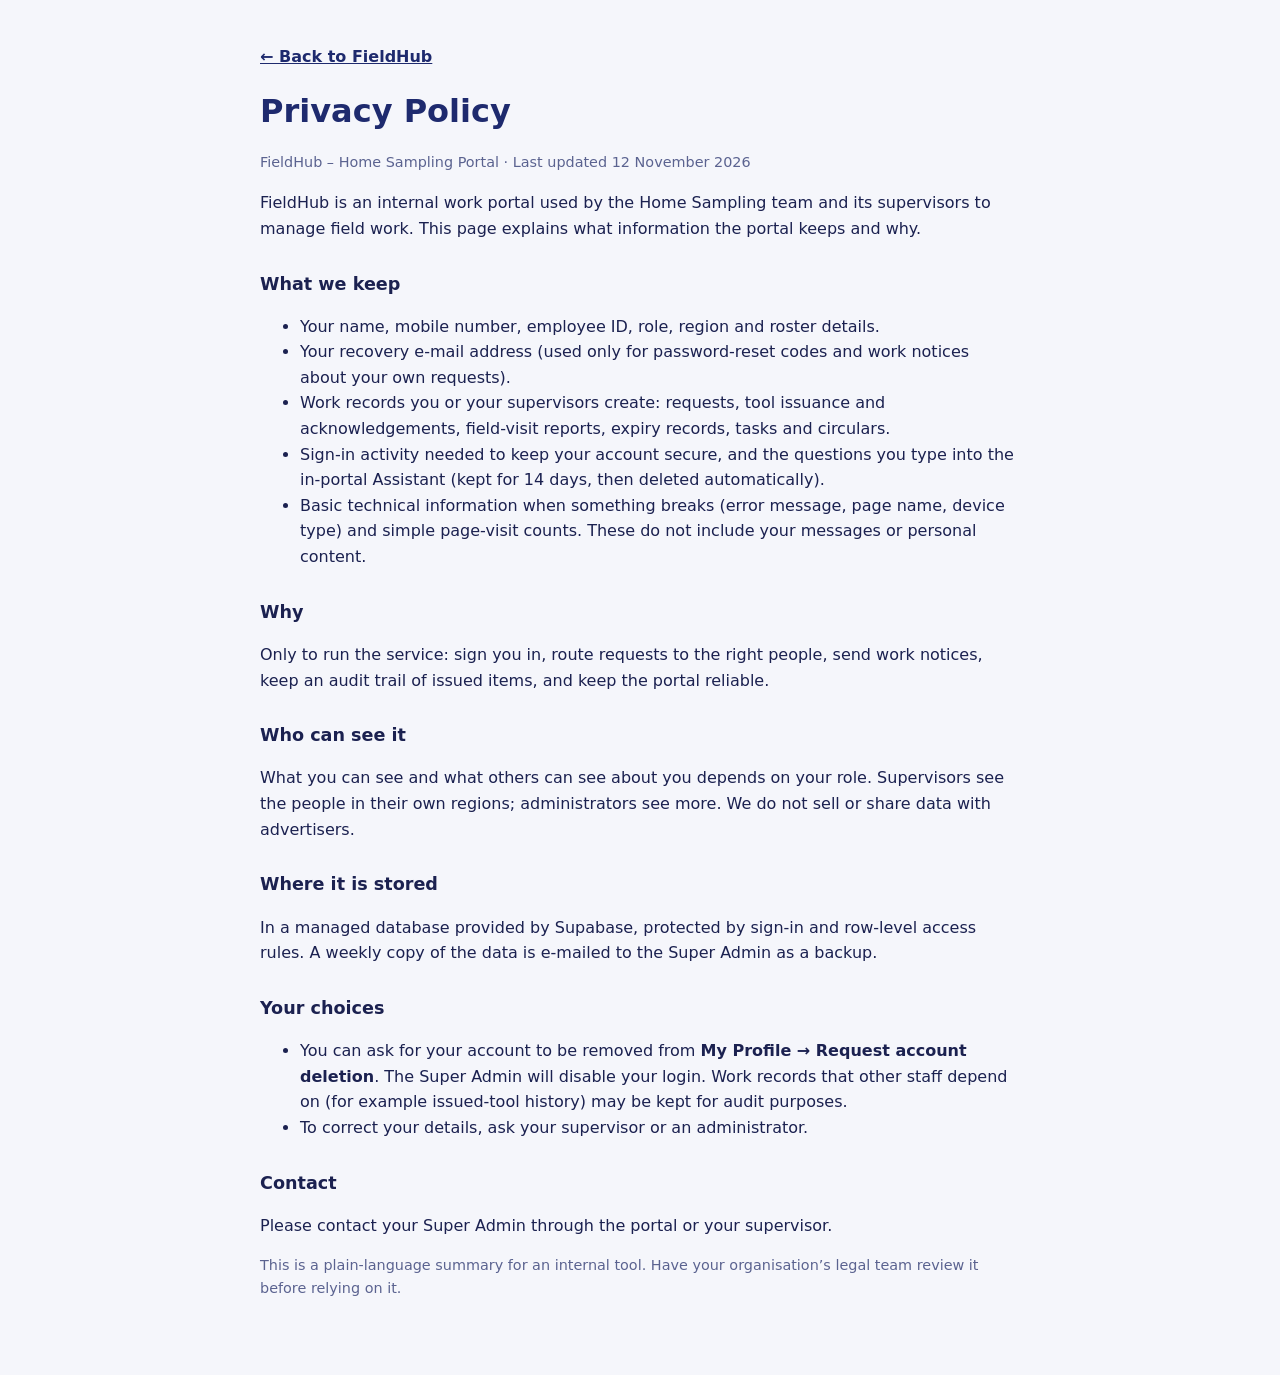
<file: privacy.html>
<!doctype html><html lang="en"><head><meta charset="utf-8"><meta name="viewport" content="width=device-width,initial-scale=1"><title>Privacy Policy · FieldHub</title><link rel="icon" href="favicon-32.png"><style>:root{--ink:#1E2A6E;--bg:#f5f6fb;--t:#1b2150;--m:#5b6390}@media(prefers-color-scheme:dark){:root{--bg:#0d1230;--t:#e6e9ff;--m:#9aa4dd}}
body{margin:0;background:var(--bg);color:var(--t);font:16px/1.6 system-ui,-apple-system,Segoe UI,Roboto,sans-serif}
main{max-width:760px;margin:0 auto;padding:28px 18px 60px}h1{color:var(--ink);margin:.2em 0}h2{margin-top:1.6em;font-size:1.1rem}
@media(prefers-color-scheme:dark){h1{color:#aab6ff}}a{color:var(--ink);font-weight:600}@media(prefers-color-scheme:dark){a{color:#aab6ff}}
.m{color:var(--m);font-size:.9rem}.box{text-align:center;padding-top:12vh}.big{font-size:84px;font-weight:800;color:var(--ink);line-height:1}
.btn{display:inline-block;background:var(--ink);color:#fff!important;padding:11px 22px;border-radius:10px;text-decoration:none;margin-top:18px}</style></head><body><main><p><a href="./">← Back to FieldHub</a></p><h1>Privacy Policy</h1><p class="m">FieldHub – Home Sampling Portal · Last updated 12 November 2026</p>
<p>FieldHub is an internal work portal used by the Home Sampling team and its supervisors to manage field work. This page explains what information the portal keeps and why.</p>
<h2>What we keep</h2><ul><li>Your name, mobile number, employee ID, role, region and roster details.</li><li>Your recovery e-mail address (used only for password-reset codes and work notices about your own requests).</li><li>Work records you or your supervisors create: requests, tool issuance and acknowledgements, field-visit reports, expiry records, tasks and circulars.</li><li>Sign-in activity needed to keep your account secure, and the questions you type into the in-portal Assistant (kept for 14 days, then deleted automatically).</li><li>Basic technical information when something breaks (error message, page name, device type) and simple page-visit counts. These do not include your messages or personal content.</li></ul>
<h2>Why</h2><p>Only to run the service: sign you in, route requests to the right people, send work notices, keep an audit trail of issued items, and keep the portal reliable.</p>
<h2>Who can see it</h2><p>What you can see and what others can see about you depends on your role. Supervisors see the people in their own regions; administrators see more. We do not sell or share data with advertisers.</p>
<h2>Where it is stored</h2><p>In a managed database provided by Supabase, protected by sign-in and row-level access rules. A weekly copy of the data is e-mailed to the Super Admin as a backup.</p>
<h2>Your choices</h2><ul><li>You can ask for your account to be removed from <b>My Profile → Request account deletion</b>. The Super Admin will disable your login. Work records that other staff depend on (for example issued-tool history) may be kept for audit purposes.</li><li>To correct your details, ask your supervisor or an administrator.</li></ul>
<h2>Contact</h2><p>Please contact your Super Admin through the portal or your supervisor.</p><p class="m">This is a plain-language summary for an internal tool. Have your organisation’s legal team review it before relying on it.</p></main></body></html>
</file>
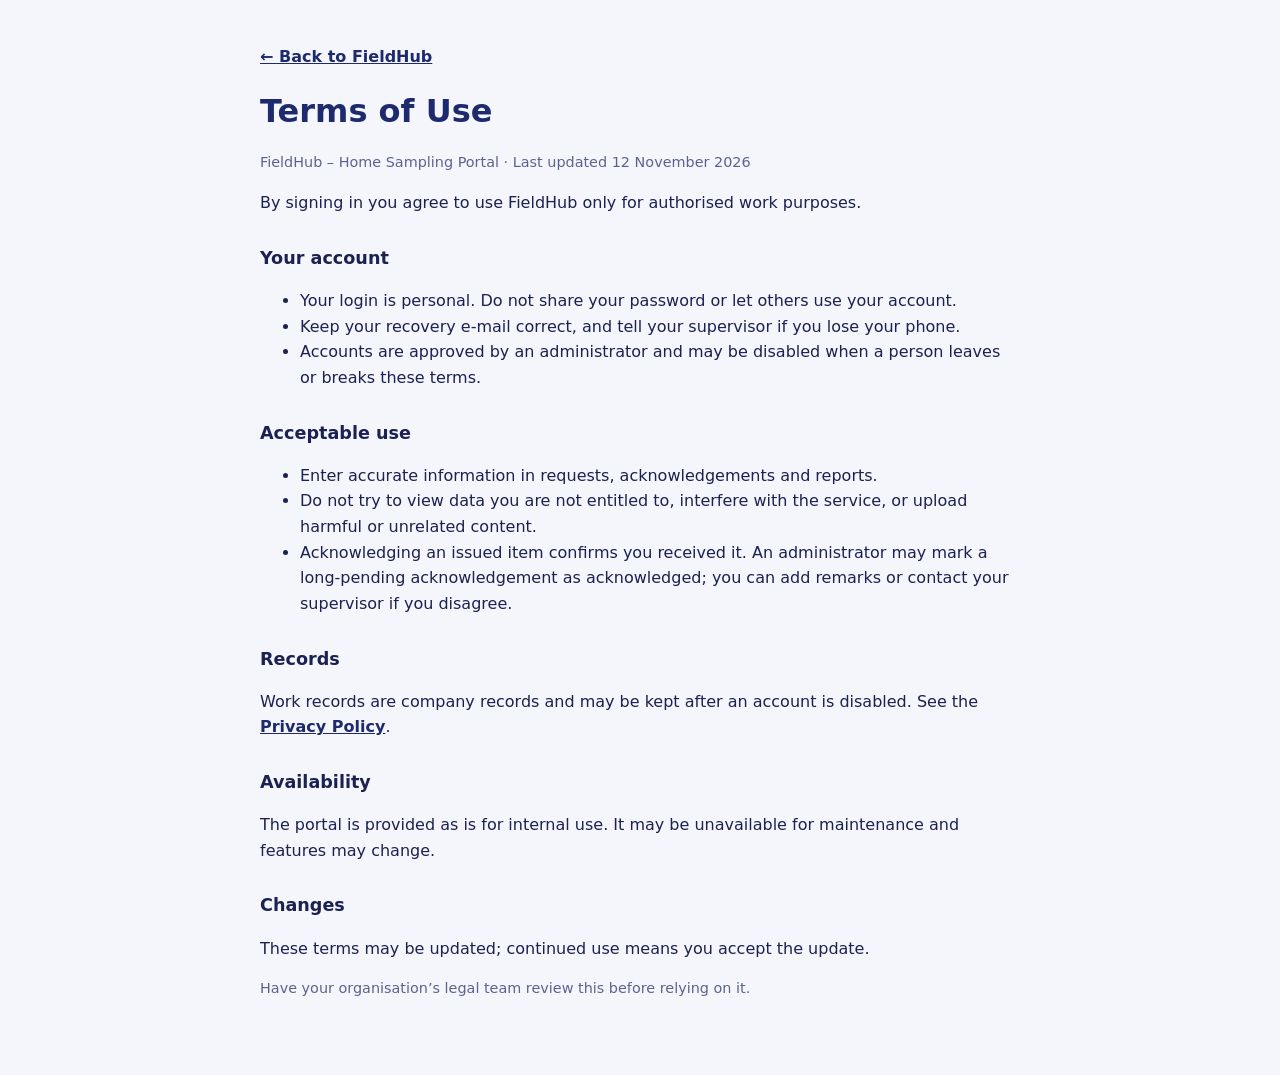
<file: terms.html>
<!doctype html><html lang="en"><head><meta charset="utf-8"><meta name="viewport" content="width=device-width,initial-scale=1"><title>Terms of Use · FieldHub</title><link rel="icon" href="favicon-32.png"><style>:root{--ink:#1E2A6E;--bg:#f5f6fb;--t:#1b2150;--m:#5b6390}@media(prefers-color-scheme:dark){:root{--bg:#0d1230;--t:#e6e9ff;--m:#9aa4dd}}
body{margin:0;background:var(--bg);color:var(--t);font:16px/1.6 system-ui,-apple-system,Segoe UI,Roboto,sans-serif}
main{max-width:760px;margin:0 auto;padding:28px 18px 60px}h1{color:var(--ink);margin:.2em 0}h2{margin-top:1.6em;font-size:1.1rem}
@media(prefers-color-scheme:dark){h1{color:#aab6ff}}a{color:var(--ink);font-weight:600}@media(prefers-color-scheme:dark){a{color:#aab6ff}}
.m{color:var(--m);font-size:.9rem}.box{text-align:center;padding-top:12vh}.big{font-size:84px;font-weight:800;color:var(--ink);line-height:1}
.btn{display:inline-block;background:var(--ink);color:#fff!important;padding:11px 22px;border-radius:10px;text-decoration:none;margin-top:18px}</style></head><body><main><p><a href="./">← Back to FieldHub</a></p><h1>Terms of Use</h1><p class="m">FieldHub – Home Sampling Portal · Last updated 12 November 2026</p>
<p>By signing in you agree to use FieldHub only for authorised work purposes.</p>
<h2>Your account</h2><ul><li>Your login is personal. Do not share your password or let others use your account.</li><li>Keep your recovery e-mail correct, and tell your supervisor if you lose your phone.</li><li>Accounts are approved by an administrator and may be disabled when a person leaves or breaks these terms.</li></ul>
<h2>Acceptable use</h2><ul><li>Enter accurate information in requests, acknowledgements and reports.</li><li>Do not try to view data you are not entitled to, interfere with the service, or upload harmful or unrelated content.</li><li>Acknowledging an issued item confirms you received it. An administrator may mark a long-pending acknowledgement as acknowledged; you can add remarks or contact your supervisor if you disagree.</li></ul>
<h2>Records</h2><p>Work records are company records and may be kept after an account is disabled. See the <a href="privacy.html">Privacy Policy</a>.</p>
<h2>Availability</h2><p>The portal is provided as is for internal use. It may be unavailable for maintenance and features may change.</p>
<h2>Changes</h2><p>These terms may be updated; continued use means you accept the update.</p><p class="m">Have your organisation’s legal team review this before relying on it.</p></main></body></html>
</file>
